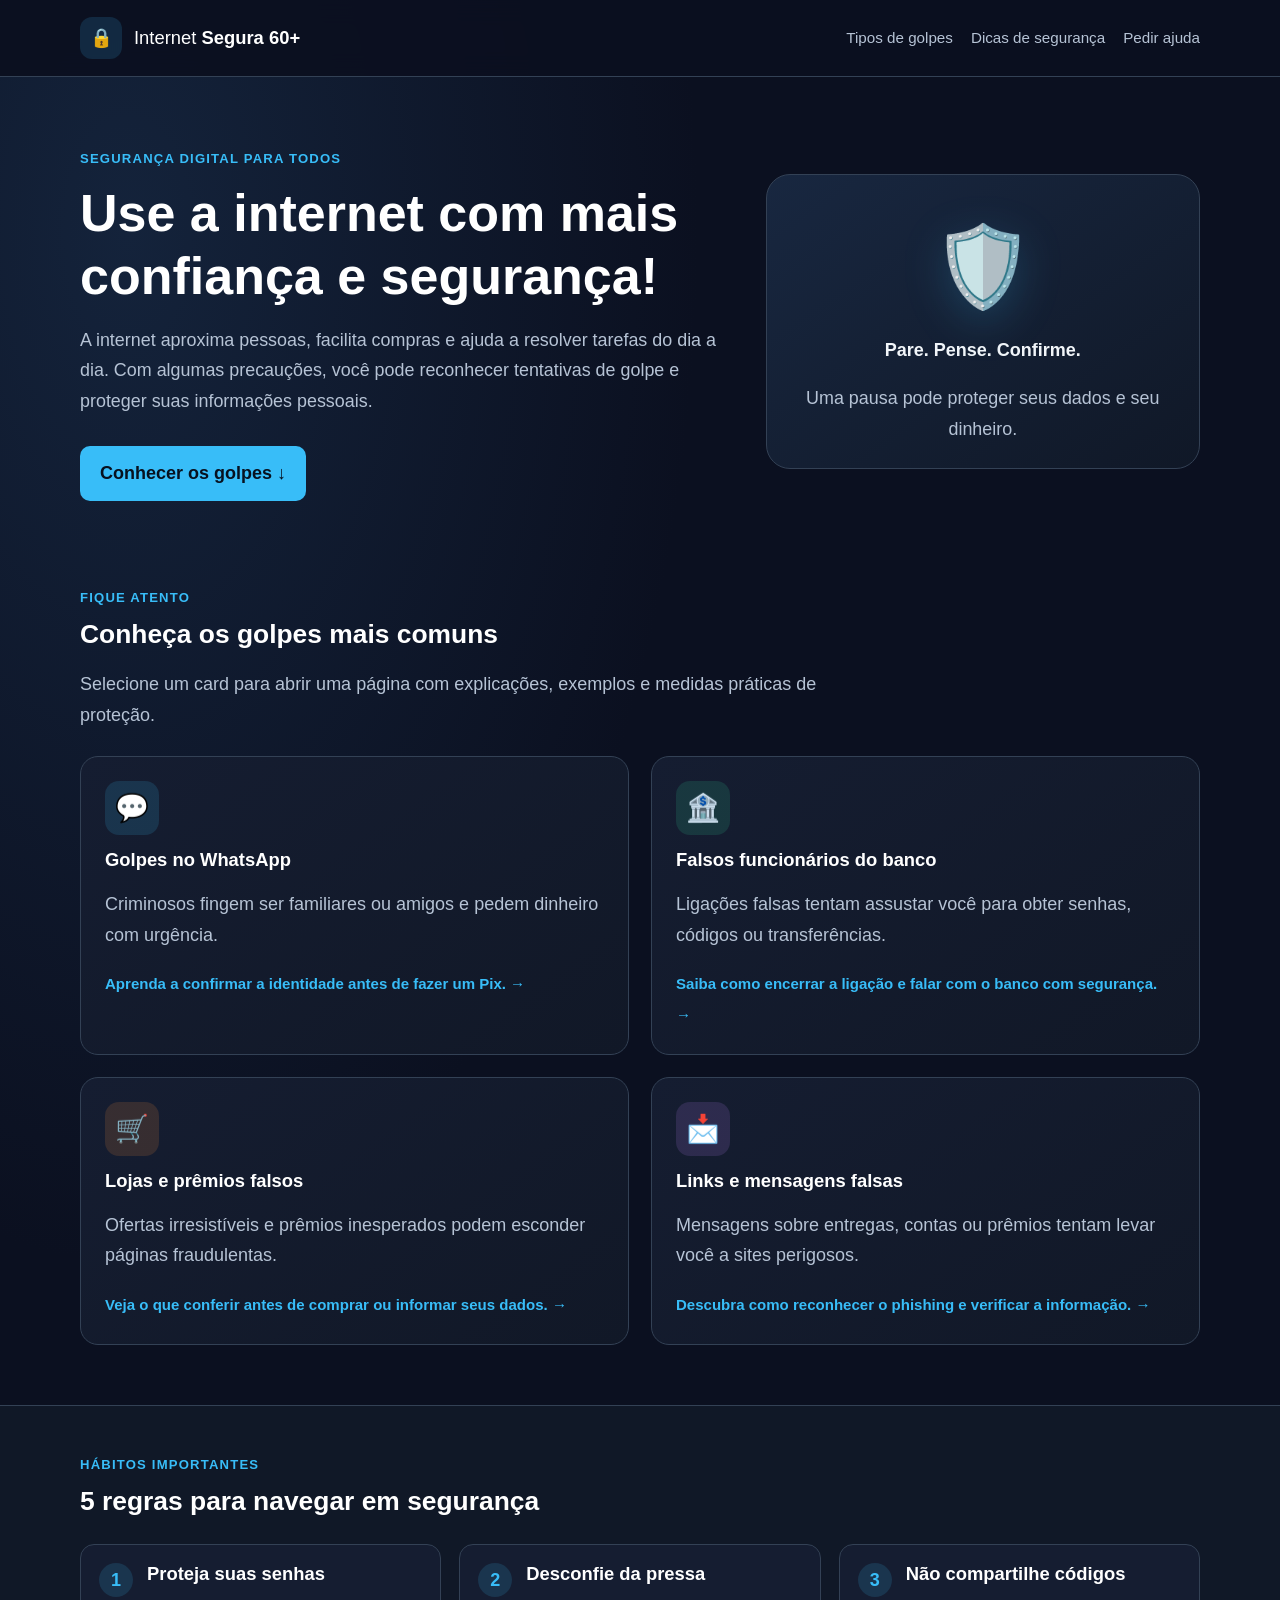
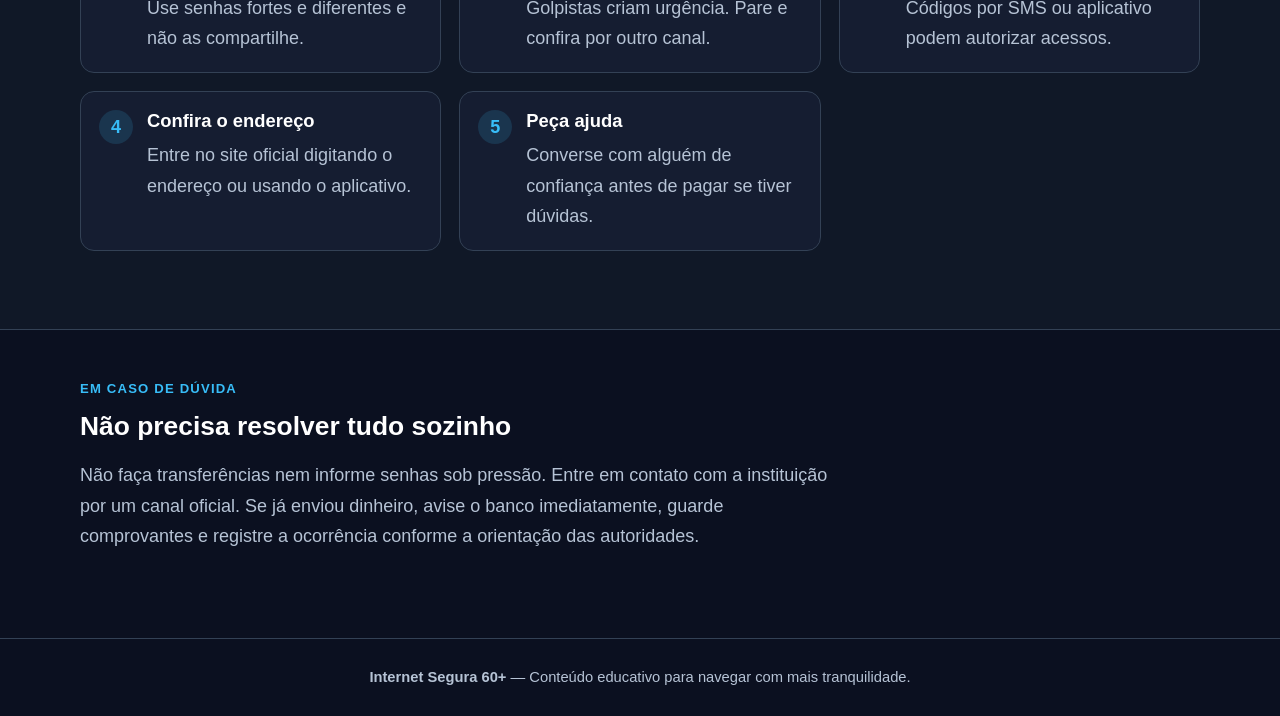
<file: index.html>
<!DOCTYPE html><html lang="pt-BR"><head><meta charset="UTF-8"><meta name="viewport" content="width=device-width, initial-scale=1.0"><meta name="description" content="Aprenda a identificar golpes na internet e proteger seu dinheiro e seus dados."><title>Internet Segura 60+ | Proteção digital</title><link rel="stylesheet" href="style.css"></head><body><a class="skip-link" href="#conteudo">Ir para o conteúdo principal</a><header class="cabecalho"><div class="container topo"><a class="marca" href="index.html"><span class="marca-icone" aria-hidden="true">🔒</span><span>Internet <strong>Segura 60+</strong></span></a><nav aria-label="Navegação principal"><a href="#golpes">Tipos de golpes</a><a href="#dicas">Dicas de segurança</a><a href="#ajuda">Pedir ajuda</a></nav></div></header><main id="conteudo"><section class="hero"><div class="container hero-conteudo"><div><span class="etiqueta">SEGURANÇA DIGITAL PARA TODOS</span><h1>Use a internet com mais confiança e segurança!</h1><p>A internet aproxima pessoas, facilita compras e ajuda a resolver tarefas do dia a dia. Com algumas precauções, você pode reconhecer tentativas de golpe e proteger suas informações pessoais.</p><a class="botao botao-principal" href="#golpes">Conhecer os golpes ↓</a></div><div class="hero-ilustracao" aria-label="Ilustração de escudo de segurança"><div><div class="escudo">🛡️</div><div class="escudo-texto"><strong>Pare. Pense. Confirme.</strong><p>Uma pausa pode proteger seus dados e seu dinheiro.</p></div></div></div></div></section><section class="secao container" id="golpes"><div class="titulo-secao"><span class="etiqueta">FIQUE ATENTO</span><h2>Conheça os golpes mais comuns</h2><p>Selecione um card para abrir uma página com explicações, exemplos e medidas práticas de proteção.</p></div><div class="grelha"><a href="whatsapp.html" class="cartao-link" aria-label="Abrir guia: Golpes no WhatsApp"><article class="cartao"><div class="cartao-icone icone-azul" aria-hidden="true">💬</div><h3>Golpes no WhatsApp</h3><p>Criminosos fingem ser familiares ou amigos e pedem dinheiro com urgência.</p><span class="tag-clique">Aprenda a confirmar a identidade antes de fazer um Pix. →</span></article></a><a href="banco.html" class="cartao-link" aria-label="Abrir guia: Falsos funcionários do banco"><article class="cartao"><div class="cartao-icone icone-verde" aria-hidden="true">🏦</div><h3>Falsos funcionários do banco</h3><p>Ligações falsas tentam assustar você para obter senhas, códigos ou transferências.</p><span class="tag-clique">Saiba como encerrar a ligação e falar com o banco com segurança. →</span></article></a><a href="lojas.html" class="cartao-link" aria-label="Abrir guia: Lojas e prêmios falsos"><article class="cartao"><div class="cartao-icone icone-laranja" aria-hidden="true">🛒</div><h3>Lojas e prêmios falsos</h3><p>Ofertas irresistíveis e prêmios inesperados podem esconder páginas fraudulentas.</p><span class="tag-clique">Veja o que conferir antes de comprar ou informar seus dados. →</span></article></a><a href="links.html" class="cartao-link" aria-label="Abrir guia: Links e mensagens falsas"><article class="cartao"><div class="cartao-icone icone-roxo" aria-hidden="true">📩</div><h3>Links e mensagens falsas</h3><p>Mensagens sobre entregas, contas ou prêmios tentam levar você a sites perigosos.</p><span class="tag-clique">Descubra como reconhecer o phishing e verificar a informação. →</span></article></a></div></section><section class="secao secao-dicas" id="dicas"><div class="container"><div class="titulo-secao"><span class="etiqueta">HÁBITOS IMPORTANTES</span><h2>5 regras para navegar em segurança</h2></div><ol class="lista-regras"><li><span class="numero">1</span><div><h3>Proteja suas senhas</h3><p>Use senhas fortes e diferentes e não as compartilhe.</p></div></li><li><span class="numero">2</span><div><h3>Desconfie da pressa</h3><p>Golpistas criam urgência. Pare e confira por outro canal.</p></div></li><li><span class="numero">3</span><div><h3>Não compartilhe códigos</h3><p>Códigos por SMS ou aplicativo podem autorizar acessos.</p></div></li><li><span class="numero">4</span><div><h3>Confira o endereço</h3><p>Entre no site oficial digitando o endereço ou usando o aplicativo.</p></div></li><li><span class="numero">5</span><div><h3>Peça ajuda</h3><p>Converse com alguém de confiança antes de pagar se tiver dúvidas.</p></div></li></ol></div></section><section class="secao container" id="ajuda"><div class="titulo-secao"><span class="etiqueta">EM CASO DE DÚVIDA</span><h2>Não precisa resolver tudo sozinho</h2><p>Não faça transferências nem informe senhas sob pressão. Entre em contato com a instituição por um canal oficial. Se já enviou dinheiro, avise o banco imediatamente, guarde comprovantes e registre a ocorrência conforme a orientação das autoridades.</p></div></section></main><footer class="rodape"><div class="container"><p><strong>Internet Segura 60+</strong> — Conteúdo educativo para navegar com mais tranquilidade.</p></div></footer></body></html>
</file>
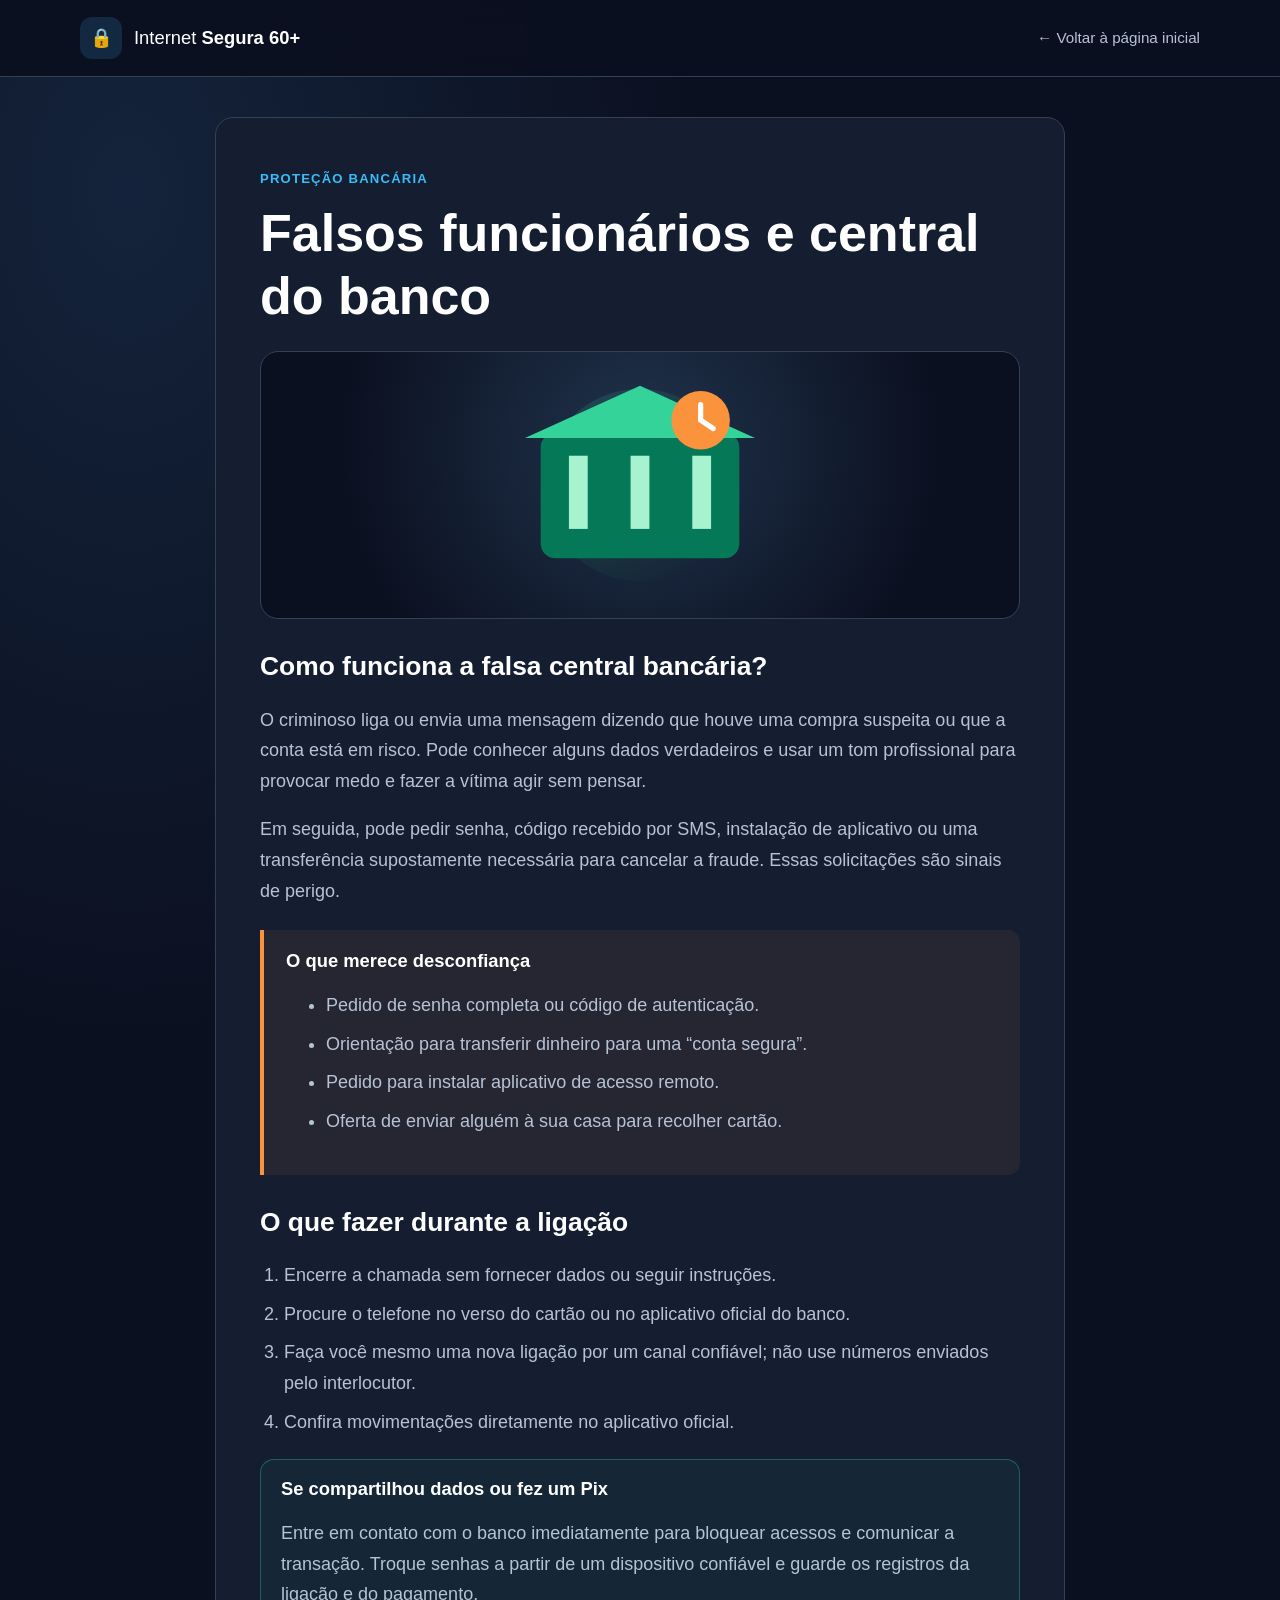
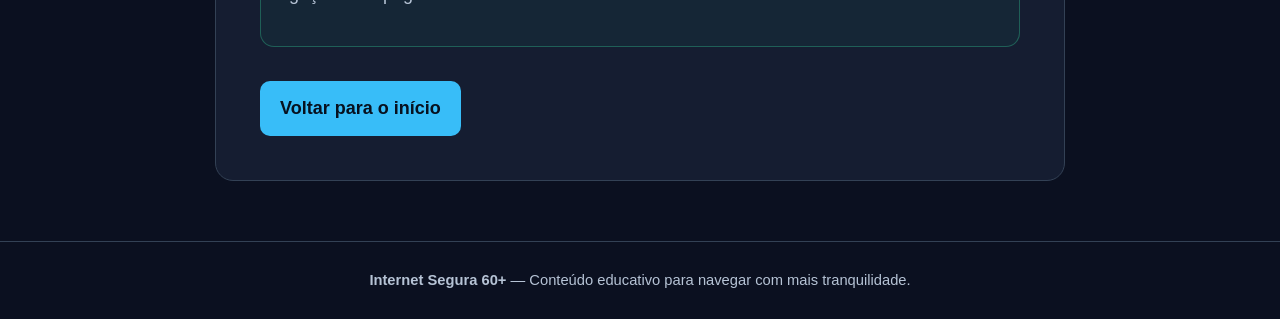
<file: banco.html>
<!DOCTYPE html><html lang="pt-BR"><head><meta charset="UTF-8"><meta name="viewport" content="width=device-width, initial-scale=1.0"><meta name="description" content="Guia educativo: Falsos funcionários e central do banco."><title>Falsos funcionários e central do banco | Internet Segura 60+</title><link rel="stylesheet" href="style.css"></head><body><header class="cabecalho"><div class="container topo"><a class="marca" href="index.html"><span class="marca-icone" aria-hidden="true">🔒</span><span>Internet <strong>Segura 60+</strong></span></a><a href="index.html" class="botao-voltar">← Voltar à página inicial</a></div></header><main class="container pagina-detalhe"><article class="conteudo-principal"><span class="etiqueta">PROTEÇÃO BANCÁRIA</span><h1>Falsos funcionários e central do banco</h1><div class="figura-ilustrativa-3d"><svg viewBox="0 0 300 220" role="img" aria-label="Ilustração simbólica de falsos funcionários e central do banco"><defs><linearGradient id="g" x1="0" y1="0" x2="1" y2="1"><stop offset="0" stop-color="#34d399"/><stop offset="1" stop-color="#0b1020"/></linearGradient></defs><circle cx="150" cy="110" r="92" fill="url(#g)" opacity=".18"/><rect x="55" y="60" width="190" height="120" rx="14" fill="#047857"/><path d="M40 65 L150 15 L260 65 Z" fill="#34d399"/><rect x="82" y="82" width="18" height="70" fill="#a7f3d0"/><rect x="141" y="82" width="18" height="70" fill="#a7f3d0"/><rect x="200" y="82" width="18" height="70" fill="#a7f3d0"/><circle cx="208" cy="48" r="28" fill="#fb923c"/><path d="M208 33 V48 L220 56" stroke="#fff" stroke-width="5" fill="none" stroke-linecap="round"/></svg></div><h2>Como funciona a falsa central bancária?</h2><p>O criminoso liga ou envia uma mensagem dizendo que houve uma compra suspeita ou que a conta está em risco. Pode conhecer alguns dados verdadeiros e usar um tom profissional para provocar medo e fazer a vítima agir sem pensar.</p><p>Em seguida, pode pedir senha, código recebido por SMS, instalação de aplicativo ou uma transferência supostamente necessária para cancelar a fraude. Essas solicitações são sinais de perigo.</p><div class="caixa-alerta"><h3>O que merece desconfiança</h3><ul><li>Pedido de senha completa ou código de autenticação.</li><li>Orientação para transferir dinheiro para uma “conta segura”.</li><li>Pedido para instalar aplicativo de acesso remoto.</li><li>Oferta de enviar alguém à sua casa para recolher cartão.</li></ul></div><h2>O que fazer durante a ligação</h2><ol class="lista-passos"><li>Encerre a chamada sem fornecer dados ou seguir instruções.</li><li>Procure o telefone no verso do cartão ou no aplicativo oficial do banco.</li><li>Faça você mesmo uma nova ligação por um canal confiável; não use números enviados pelo interlocutor.</li><li>Confira movimentações diretamente no aplicativo oficial.</li></ol><div class="caixa-dica"><h3>Se compartilhou dados ou fez um Pix</h3><p>Entre em contato com o banco imediatamente para bloquear acessos e comunicar a transação. Troque senhas a partir de um dispositivo confiável e guarde os registros da ligação e do pagamento.</p></div><a href="index.html" class="botao botao-principal">Voltar para o início</a></article></main><footer class="rodape"><div class="container"><p><strong>Internet Segura 60+</strong> — Conteúdo educativo para navegar com mais tranquilidade.</p></div></footer></body></html>
</file>
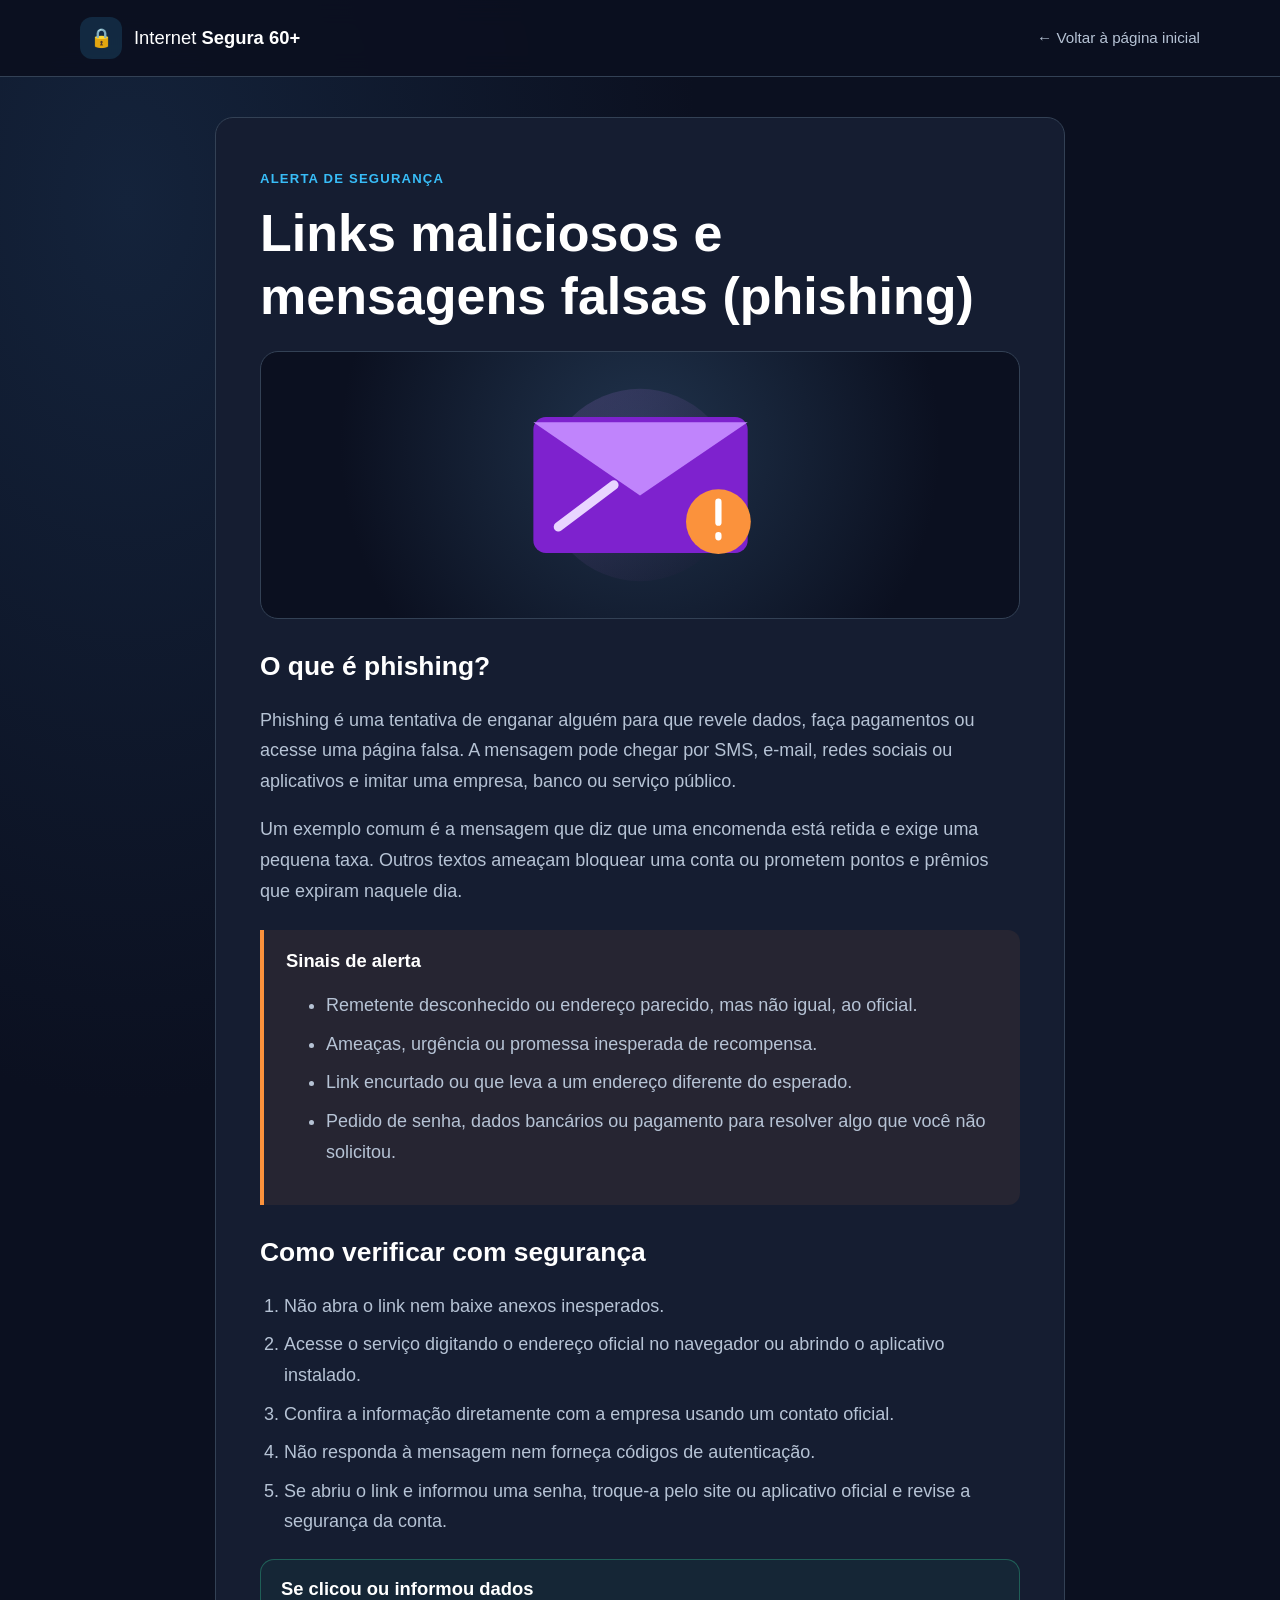
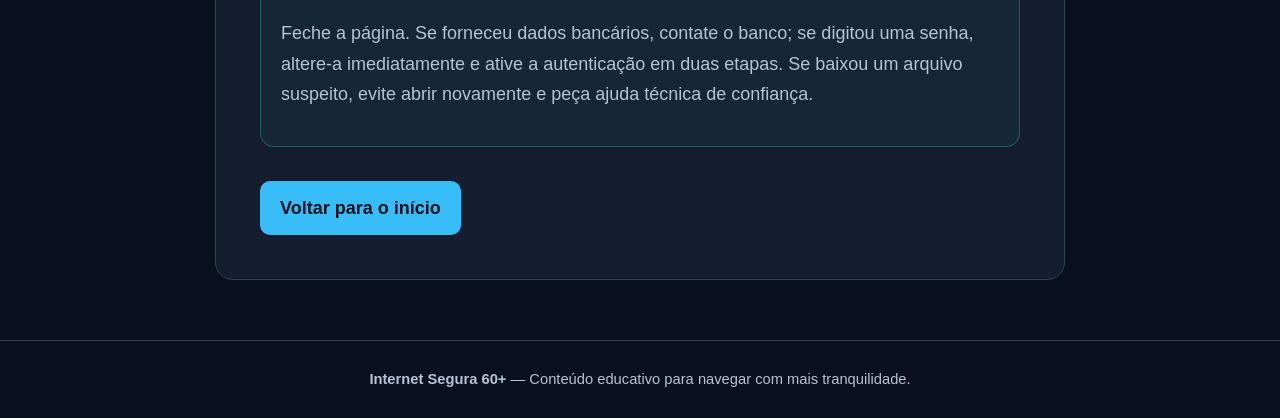
<file: links.html>
<!DOCTYPE html><html lang="pt-BR"><head><meta charset="UTF-8"><meta name="viewport" content="width=device-width, initial-scale=1.0"><meta name="description" content="Guia educativo: Links maliciosos e mensagens falsas (phishing)."><title>Links maliciosos e mensagens falsas (phishing) | Internet Segura 60+</title><link rel="stylesheet" href="style.css"></head><body><header class="cabecalho"><div class="container topo"><a class="marca" href="index.html"><span class="marca-icone" aria-hidden="true">🔒</span><span>Internet <strong>Segura 60+</strong></span></a><a href="index.html" class="botao-voltar">← Voltar à página inicial</a></div></header><main class="container pagina-detalhe"><article class="conteudo-principal"><span class="etiqueta">ALERTA DE SEGURANÇA</span><h1>Links maliciosos e mensagens falsas (phishing)</h1><div class="figura-ilustrativa-3d"><svg viewBox="0 0 300 220" role="img" aria-label="Ilustração simbólica de links maliciosos e mensagens falsas (phishing)"><defs><linearGradient id="g" x1="0" y1="0" x2="1" y2="1"><stop offset="0" stop-color="#c084fc"/><stop offset="1" stop-color="#0b1020"/></linearGradient></defs><circle cx="150" cy="110" r="92" fill="url(#g)" opacity=".18"/><rect x="48" y="45" width="205" height="130" rx="12" fill="#7e22ce"/><path d="M48 50 L150 120 L253 50" fill="#c084fc"/><path d="M72 150 L125 110" stroke="#e9d5ff" stroke-width="9" stroke-linecap="round"/><circle cx="225" cy="145" r="31" fill="#fb923c"/><path d="M225 126 V146 M225 158 V160" stroke="#fff" stroke-width="6" stroke-linecap="round"/></svg></div><h2>O que é phishing?</h2><p>Phishing é uma tentativa de enganar alguém para que revele dados, faça pagamentos ou acesse uma página falsa. A mensagem pode chegar por SMS, e-mail, redes sociais ou aplicativos e imitar uma empresa, banco ou serviço público.</p><p>Um exemplo comum é a mensagem que diz que uma encomenda está retida e exige uma pequena taxa. Outros textos ameaçam bloquear uma conta ou prometem pontos e prêmios que expiram naquele dia.</p><div class="caixa-alerta"><h3>Sinais de alerta</h3><ul><li>Remetente desconhecido ou endereço parecido, mas não igual, ao oficial.</li><li>Ameaças, urgência ou promessa inesperada de recompensa.</li><li>Link encurtado ou que leva a um endereço diferente do esperado.</li><li>Pedido de senha, dados bancários ou pagamento para resolver algo que você não solicitou.</li></ul></div><h2>Como verificar com segurança</h2><ol class="lista-passos"><li>Não abra o link nem baixe anexos inesperados.</li><li>Acesse o serviço digitando o endereço oficial no navegador ou abrindo o aplicativo instalado.</li><li>Confira a informação diretamente com a empresa usando um contato oficial.</li><li>Não responda à mensagem nem forneça códigos de autenticação.</li><li>Se abriu o link e informou uma senha, troque-a pelo site ou aplicativo oficial e revise a segurança da conta.</li></ol><div class="caixa-dica"><h3>Se clicou ou informou dados</h3><p>Feche a página. Se forneceu dados bancários, contate o banco; se digitou uma senha, altere-a imediatamente e ative a autenticação em duas etapas. Se baixou um arquivo suspeito, evite abrir novamente e peça ajuda técnica de confiança.</p></div><a href="index.html" class="botao botao-principal">Voltar para o início</a></article></main><footer class="rodape"><div class="container"><p><strong>Internet Segura 60+</strong> — Conteúdo educativo para navegar com mais tranquilidade.</p></div></footer></body></html>
</file>
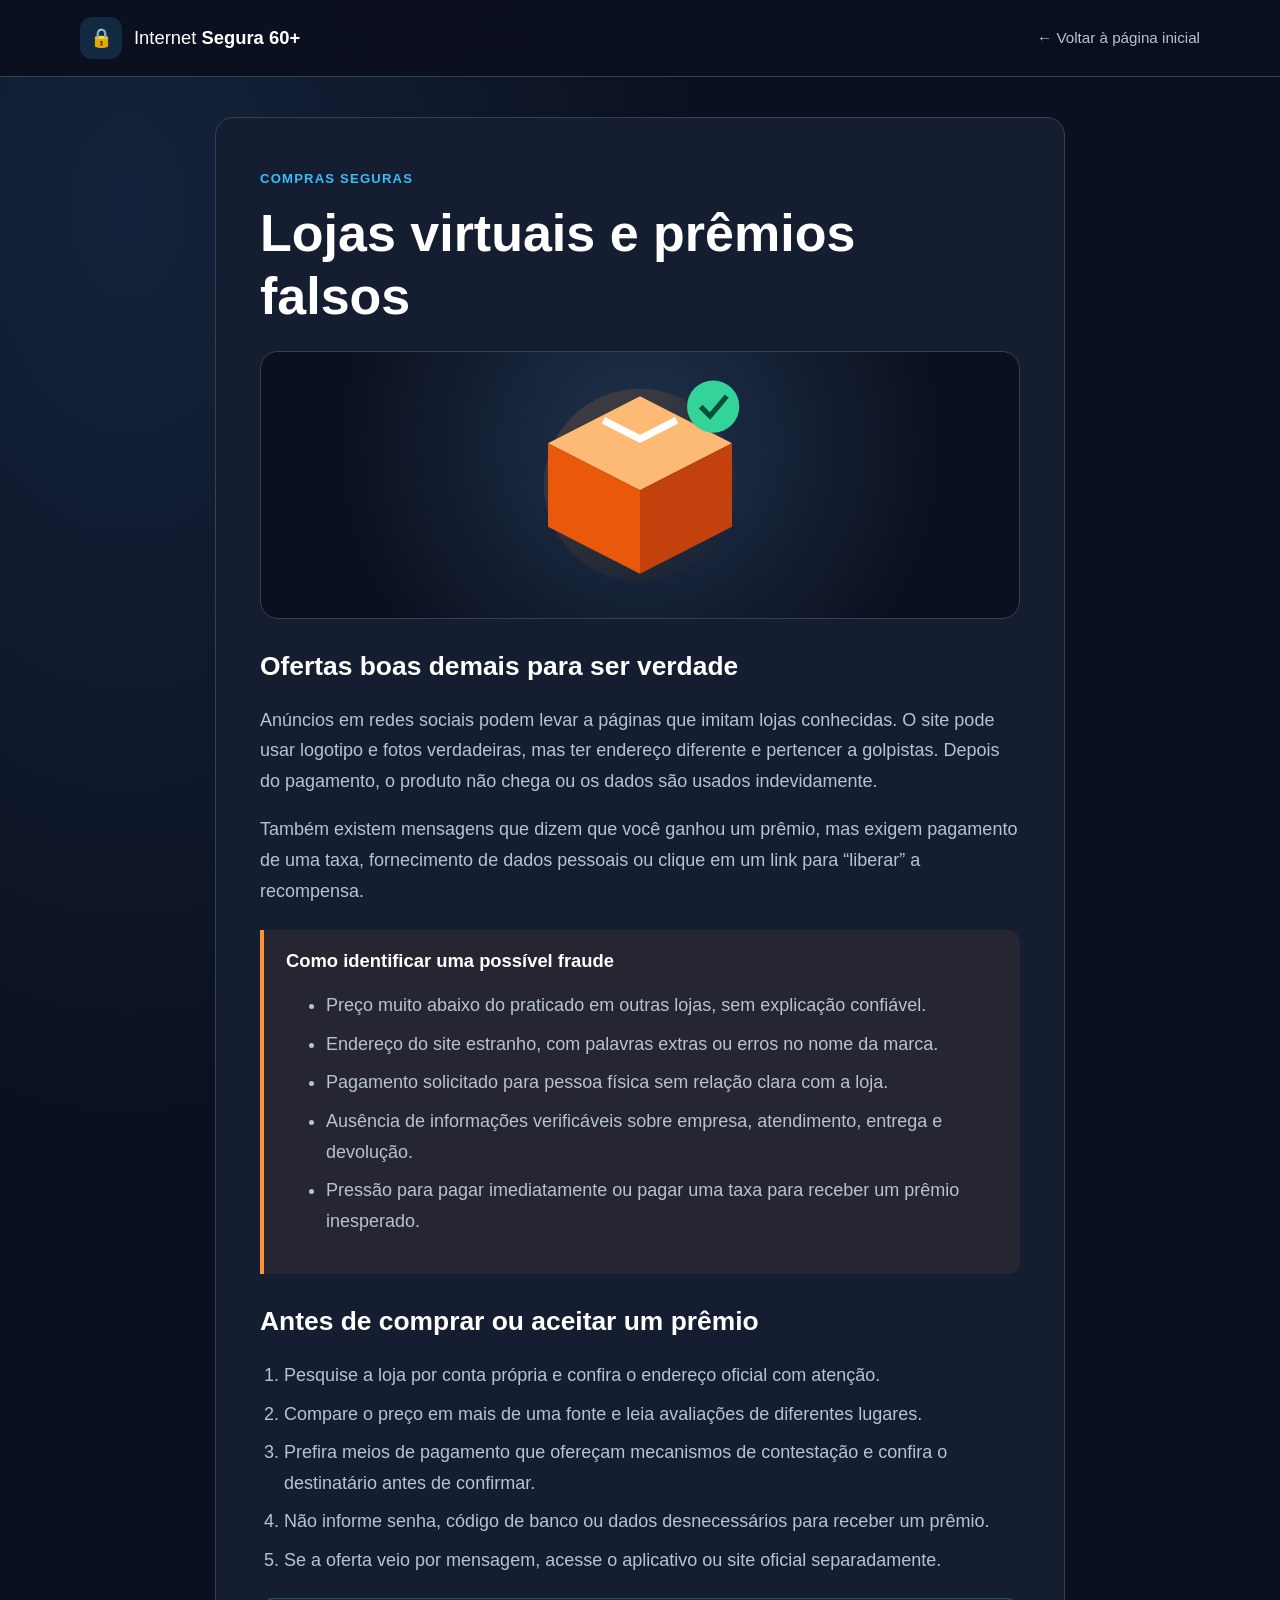
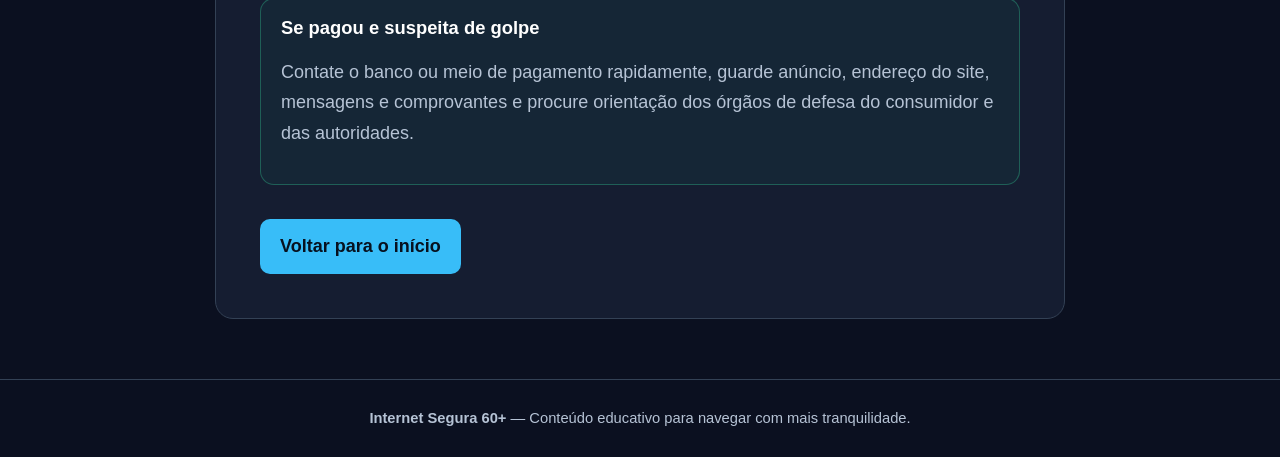
<file: lojas.html>
<!DOCTYPE html><html lang="pt-BR"><head><meta charset="UTF-8"><meta name="viewport" content="width=device-width, initial-scale=1.0"><meta name="description" content="Guia educativo: Lojas virtuais e prêmios falsos."><title>Lojas virtuais e prêmios falsos | Internet Segura 60+</title><link rel="stylesheet" href="style.css"></head><body><header class="cabecalho"><div class="container topo"><a class="marca" href="index.html"><span class="marca-icone" aria-hidden="true">🔒</span><span>Internet <strong>Segura 60+</strong></span></a><a href="index.html" class="botao-voltar">← Voltar à página inicial</a></div></header><main class="container pagina-detalhe"><article class="conteudo-principal"><span class="etiqueta">COMPRAS SEGURAS</span><h1>Lojas virtuais e prêmios falsos</h1><div class="figura-ilustrativa-3d"><svg viewBox="0 0 300 220" role="img" aria-label="Ilustração simbólica de lojas virtuais e prêmios falsos"><defs><linearGradient id="g" x1="0" y1="0" x2="1" y2="1"><stop offset="0" stop-color="#fb923c"/><stop offset="1" stop-color="#0b1020"/></linearGradient></defs><circle cx="150" cy="110" r="92" fill="url(#g)" opacity=".18"/><path d="M150 25 L238 70 L150 115 L62 70 Z" fill="#fdba74"/><path d="M62 70 L150 115 L150 195 L62 150 Z" fill="#ea580c"/><path d="M150 115 L238 70 L238 150 L150 195 Z" fill="#c2410c"/><path d="M115 48 L150 66 L185 48" stroke="#fff" stroke-width="7" fill="none"/><circle cx="220" cy="35" r="25" fill="#34d399"/><path d="M208 35 L217 44 L233 25" stroke="#064e3b" stroke-width="5" fill="none"/></svg></div><h2>Ofertas boas demais para ser verdade</h2><p>Anúncios em redes sociais podem levar a páginas que imitam lojas conhecidas. O site pode usar logotipo e fotos verdadeiras, mas ter endereço diferente e pertencer a golpistas. Depois do pagamento, o produto não chega ou os dados são usados indevidamente.</p><p>Também existem mensagens que dizem que você ganhou um prêmio, mas exigem pagamento de uma taxa, fornecimento de dados pessoais ou clique em um link para “liberar” a recompensa.</p><div class="caixa-alerta"><h3>Como identificar uma possível fraude</h3><ul><li>Preço muito abaixo do praticado em outras lojas, sem explicação confiável.</li><li>Endereço do site estranho, com palavras extras ou erros no nome da marca.</li><li>Pagamento solicitado para pessoa física sem relação clara com a loja.</li><li>Ausência de informações verificáveis sobre empresa, atendimento, entrega e devolução.</li><li>Pressão para pagar imediatamente ou pagar uma taxa para receber um prêmio inesperado.</li></ul></div><h2>Antes de comprar ou aceitar um prêmio</h2><ol class="lista-passos"><li>Pesquise a loja por conta própria e confira o endereço oficial com atenção.</li><li>Compare o preço em mais de uma fonte e leia avaliações de diferentes lugares.</li><li>Prefira meios de pagamento que ofereçam mecanismos de contestação e confira o destinatário antes de confirmar.</li><li>Não informe senha, código de banco ou dados desnecessários para receber um prêmio.</li><li>Se a oferta veio por mensagem, acesse o aplicativo ou site oficial separadamente.</li></ol><div class="caixa-dica"><h3>Se pagou e suspeita de golpe</h3><p>Contate o banco ou meio de pagamento rapidamente, guarde anúncio, endereço do site, mensagens e comprovantes e procure orientação dos órgãos de defesa do consumidor e das autoridades.</p></div><a href="index.html" class="botao botao-principal">Voltar para o início</a></article></main><footer class="rodape"><div class="container"><p><strong>Internet Segura 60+</strong> — Conteúdo educativo para navegar com mais tranquilidade.</p></div></footer></body></html>
</file>
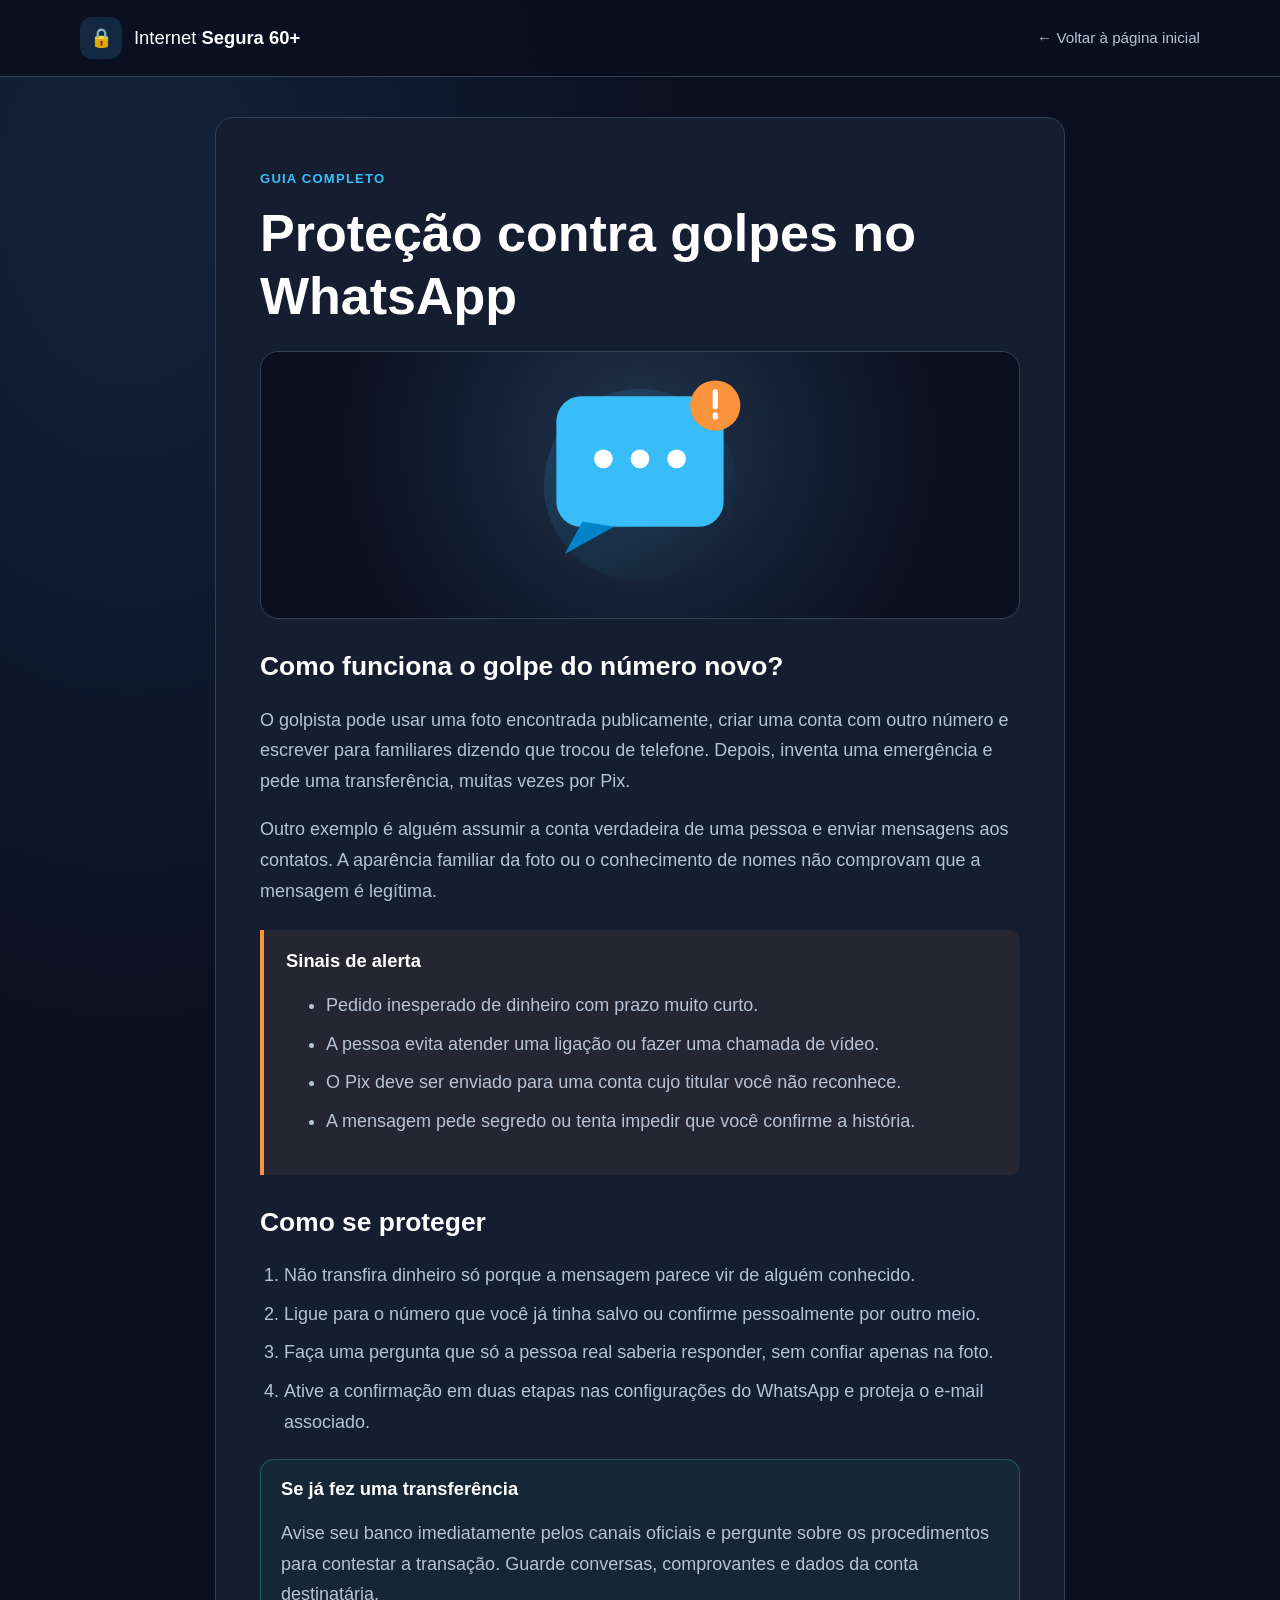
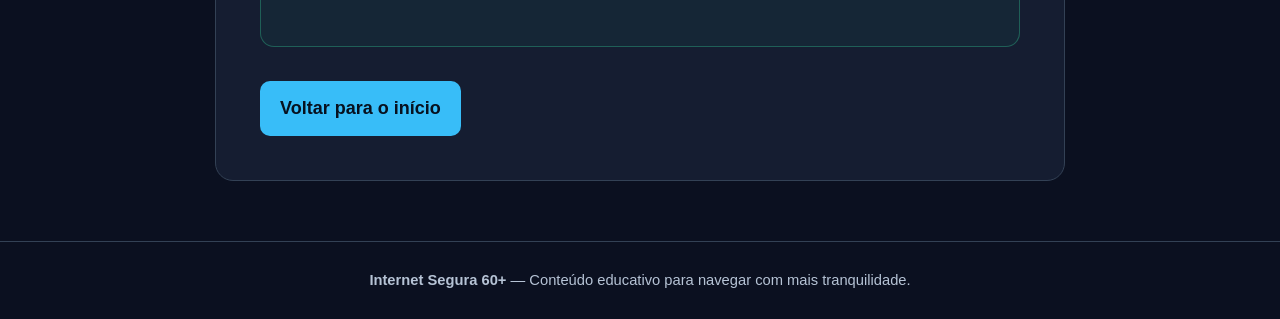
<file: whatsapp.html>
<!DOCTYPE html><html lang="pt-BR"><head><meta charset="UTF-8"><meta name="viewport" content="width=device-width, initial-scale=1.0"><meta name="description" content="Guia educativo: Proteção contra golpes no WhatsApp."><title>Proteção contra golpes no WhatsApp | Internet Segura 60+</title><link rel="stylesheet" href="style.css"></head><body><header class="cabecalho"><div class="container topo"><a class="marca" href="index.html"><span class="marca-icone" aria-hidden="true">🔒</span><span>Internet <strong>Segura 60+</strong></span></a><a href="index.html" class="botao-voltar">← Voltar à página inicial</a></div></header><main class="container pagina-detalhe"><article class="conteudo-principal"><span class="etiqueta">GUIA COMPLETO</span><h1>Proteção contra golpes no WhatsApp</h1><div class="figura-ilustrativa-3d"><svg viewBox="0 0 300 220" role="img" aria-label="Ilustração simbólica de proteção contra golpes no whatsapp"><defs><linearGradient id="g" x1="0" y1="0" x2="1" y2="1"><stop offset="0" stop-color="#38bdf8"/><stop offset="1" stop-color="#0b1020"/></linearGradient></defs><circle cx="150" cy="110" r="92" fill="url(#g)" opacity=".18"/><rect x="70" y="25" width="160" height="125" rx="24" fill="#38bdf8"/><path d="M95 145 L78 176 L125 150" fill="#0284c7"/><circle cx="115" cy="85" r="9" fill="#fff"/><circle cx="150" cy="85" r="9" fill="#fff"/><circle cx="185" cy="85" r="9" fill="#fff"/><circle cx="222" cy="34" r="24" fill="#fb923c"/><path d="M222 21 V35 M222 43 V45" stroke="#fff" stroke-width="5" stroke-linecap="round"/></svg></div><h2>Como funciona o golpe do número novo?</h2><p>O golpista pode usar uma foto encontrada publicamente, criar uma conta com outro número e escrever para familiares dizendo que trocou de telefone. Depois, inventa uma emergência e pede uma transferência, muitas vezes por Pix.</p><p>Outro exemplo é alguém assumir a conta verdadeira de uma pessoa e enviar mensagens aos contatos. A aparência familiar da foto ou o conhecimento de nomes não comprovam que a mensagem é legítima.</p><div class="caixa-alerta"><h3>Sinais de alerta</h3><ul><li>Pedido inesperado de dinheiro com prazo muito curto.</li><li>A pessoa evita atender uma ligação ou fazer uma chamada de vídeo.</li><li>O Pix deve ser enviado para uma conta cujo titular você não reconhece.</li><li>A mensagem pede segredo ou tenta impedir que você confirme a história.</li></ul></div><h2>Como se proteger</h2><ol class="lista-passos"><li>Não transfira dinheiro só porque a mensagem parece vir de alguém conhecido.</li><li>Ligue para o número que você já tinha salvo ou confirme pessoalmente por outro meio.</li><li>Faça uma pergunta que só a pessoa real saberia responder, sem confiar apenas na foto.</li><li>Ative a confirmação em duas etapas nas configurações do WhatsApp e proteja o e-mail associado.</li></ol><div class="caixa-dica"><h3>Se já fez uma transferência</h3><p>Avise seu banco imediatamente pelos canais oficiais e pergunte sobre os procedimentos para contestar a transação. Guarde conversas, comprovantes e dados da conta destinatária.</p></div><a href="index.html" class="botao botao-principal">Voltar para o início</a></article></main><footer class="rodape"><div class="container"><p><strong>Internet Segura 60+</strong> — Conteúdo educativo para navegar com mais tranquilidade.</p></div></footer></body></html>
</file>
<file: style.css>
/* Internet Segura 60+ | estilo compartilhado */
:root{--bg:#0b1020;--panel:#151d31;--panel2:#1d2941;--blue:#38bdf8;--green:#34d399;--orange:#fb923c;--purple:#c084fc;--text:#f1f5f9;--muted:#b6c3d5;--line:#334155;--radius:18px}
*{box-sizing:border-box}html{scroll-behavior:smooth}body{margin:0;font:18px/1.7 Arial,Helvetica,sans-serif;color:var(--text);background:radial-gradient(ellipse at 10% 10%,#14233b 0,transparent 35%),var(--bg);overflow-x:hidden}
a{color:var(--blue)}h1,h2,h3{line-height:1.2;color:#fff}h1{font-size:clamp(2rem,5vw,3.25rem);margin:.6rem 0 1rem}h2{font-size:1.65rem;margin-top:2rem}h3{font-size:1.15rem;margin-bottom:.5rem}p{color:var(--muted)}.container{width:min(1120px,calc(100% - 36px));margin:auto}
.cabecalho{position:sticky;top:0;z-index:10;background:#0b1020ed;border-bottom:1px solid var(--line);backdrop-filter:blur(12px)}.topo{min-height:76px;display:flex;align-items:center;justify-content:space-between;gap:18px}.marca{display:flex;align-items:center;gap:12px;color:white;text-decoration:none;font-size:1.15rem}.marca-icone{display:grid;place-items:center;width:42px;height:42px;background:#38bdf826;border-radius:12px}.topo nav{display:flex;gap:18px;flex-wrap:wrap}.topo nav a,.botao-voltar{color:var(--muted);text-decoration:none;font-size:.95rem}.topo nav a:hover,.botao-voltar:hover{color:white}
.hero{padding:65px 0 38px}.hero-conteudo{display:grid;grid-template-columns:1.2fr .8fr;align-items:center;gap:34px}.etiqueta{display:inline-block;color:var(--blue);font-weight:700;font-size:.82rem;letter-spacing:.09em}.hero p{font-size:1.12rem;max-width:650px}.hero-ilustracao{border:1px solid var(--line);border-radius:24px;background:linear-gradient(145deg,#182740,#101827);padding:24px;min-height:240px;display:grid;place-items:center;text-align:center}.escudo{font-size:5rem;filter:drop-shadow(0 12px 22px #38bdf833)}.escudo-texto p{margin-bottom:0}
.botao{display:inline-block;margin-top:12px;padding:12px 20px;border-radius:10px;font-weight:700;text-decoration:none}.botao-principal{background:var(--blue);color:#07111f}.botao-secundario{border:1px solid var(--line);color:var(--text)}
.secao{padding:42px 0 60px}.titulo-secao{max-width:760px;margin-bottom:26px}.titulo-secao h2{margin:.5rem 0}.grelha{display:grid;grid-template-columns:repeat(2,minmax(0,1fr));gap:22px}.cartao-link{text-decoration:none;color:inherit;display:block;border-radius:var(--radius);outline-offset:4px}.cartao{height:100%;padding:24px;border:1px solid var(--line);border-radius:var(--radius);background:linear-gradient(145deg,var(--panel),#111827);transition:transform .2s,border-color .2s,background .2s}.cartao-link:hover .cartao,.cartao-link:focus-visible .cartao{transform:translateY(-4px);border-color:var(--blue);background:var(--panel2)}.cartao-icone{width:54px;height:54px;display:grid;place-items:center;border-radius:14px;font-size:1.7rem;margin-bottom:14px}.icone-azul{background:#38bdf825}.icone-verde{background:#34d39925}.icone-laranja{background:#fb923c25}.icone-roxo{background:#c084fc25}.cartao h3{margin:.2rem 0 .7rem}.cartao p{margin-bottom:18px}.tag-clique{color:var(--blue);font-weight:bold;font-size:.94rem}
.secao-dicas{background:#101827;border-block:1px solid var(--line)}.lista-regras{padding:0;list-style:none;display:grid;grid-template-columns:repeat(3,1fr);gap:18px}.lista-regras li{display:flex;gap:14px;background:var(--panel);border:1px solid var(--line);border-radius:14px;padding:18px}.numero{flex:none;display:grid;place-items:center;width:34px;height:34px;border-radius:50%;background:#38bdf825;color:var(--blue);font-weight:bold}.lista-regras h3{margin:0}.lista-regras p{margin:.5rem 0 0}
.pagina-detalhe{padding:40px 0 60px}.conteudo-principal{max-width:850px;margin:auto;padding:clamp(22px,5vw,44px);background:var(--panel);border:1px solid var(--line);border-radius:var(--radius)}.figura-ilustrativa-3d{display:grid;place-items:center;margin:24px 0 30px;padding:18px;border:1px solid #334155;border-radius:18px;background:radial-gradient(circle at 50% 35%,#20334c,#0b1020 72%)}.figura-ilustrativa-3d svg{width:min(100%,380px);height:auto;max-height:230px}.caixa-alerta{margin:24px 0;padding:20px 22px;border-left:4px solid var(--orange);border-radius:0 12px 12px 0;background:#fb923c12}.caixa-alerta h3{margin-top:0}.caixa-alerta li,.lista-passos li{margin:.5rem 0;color:var(--muted)}.lista-passos{padding-left:1.5rem}.caixa-dica{padding:18px 20px;border:1px solid #34d39955;border-radius:14px;background:#34d3990d;margin:22px 0}.caixa-dica h3{margin-top:0}.rodape{padding:26px 0;border-top:1px solid var(--line);text-align:center}.rodape p{margin:0;font-size:.92rem}.skip-link{position:absolute;left:-9999px}.skip-link:focus{left:12px;top:12px;background:white;color:black;padding:10px;z-index:100}
@media(max-width:760px){.topo{padding:12px 0;align-items:flex-start;flex-direction:column}.topo nav{gap:12px}.hero-conteudo{grid-template-columns:1fr}.hero{padding-top:42px}.grelha,.lista-regras{grid-template-columns:1fr}.conteudo-principal{padding:22px}.hero-ilustracao{min-height:180px}}
@media(prefers-reduced-motion:reduce){*{scroll-behavior:auto!important;transition:none!important}}
</file>
